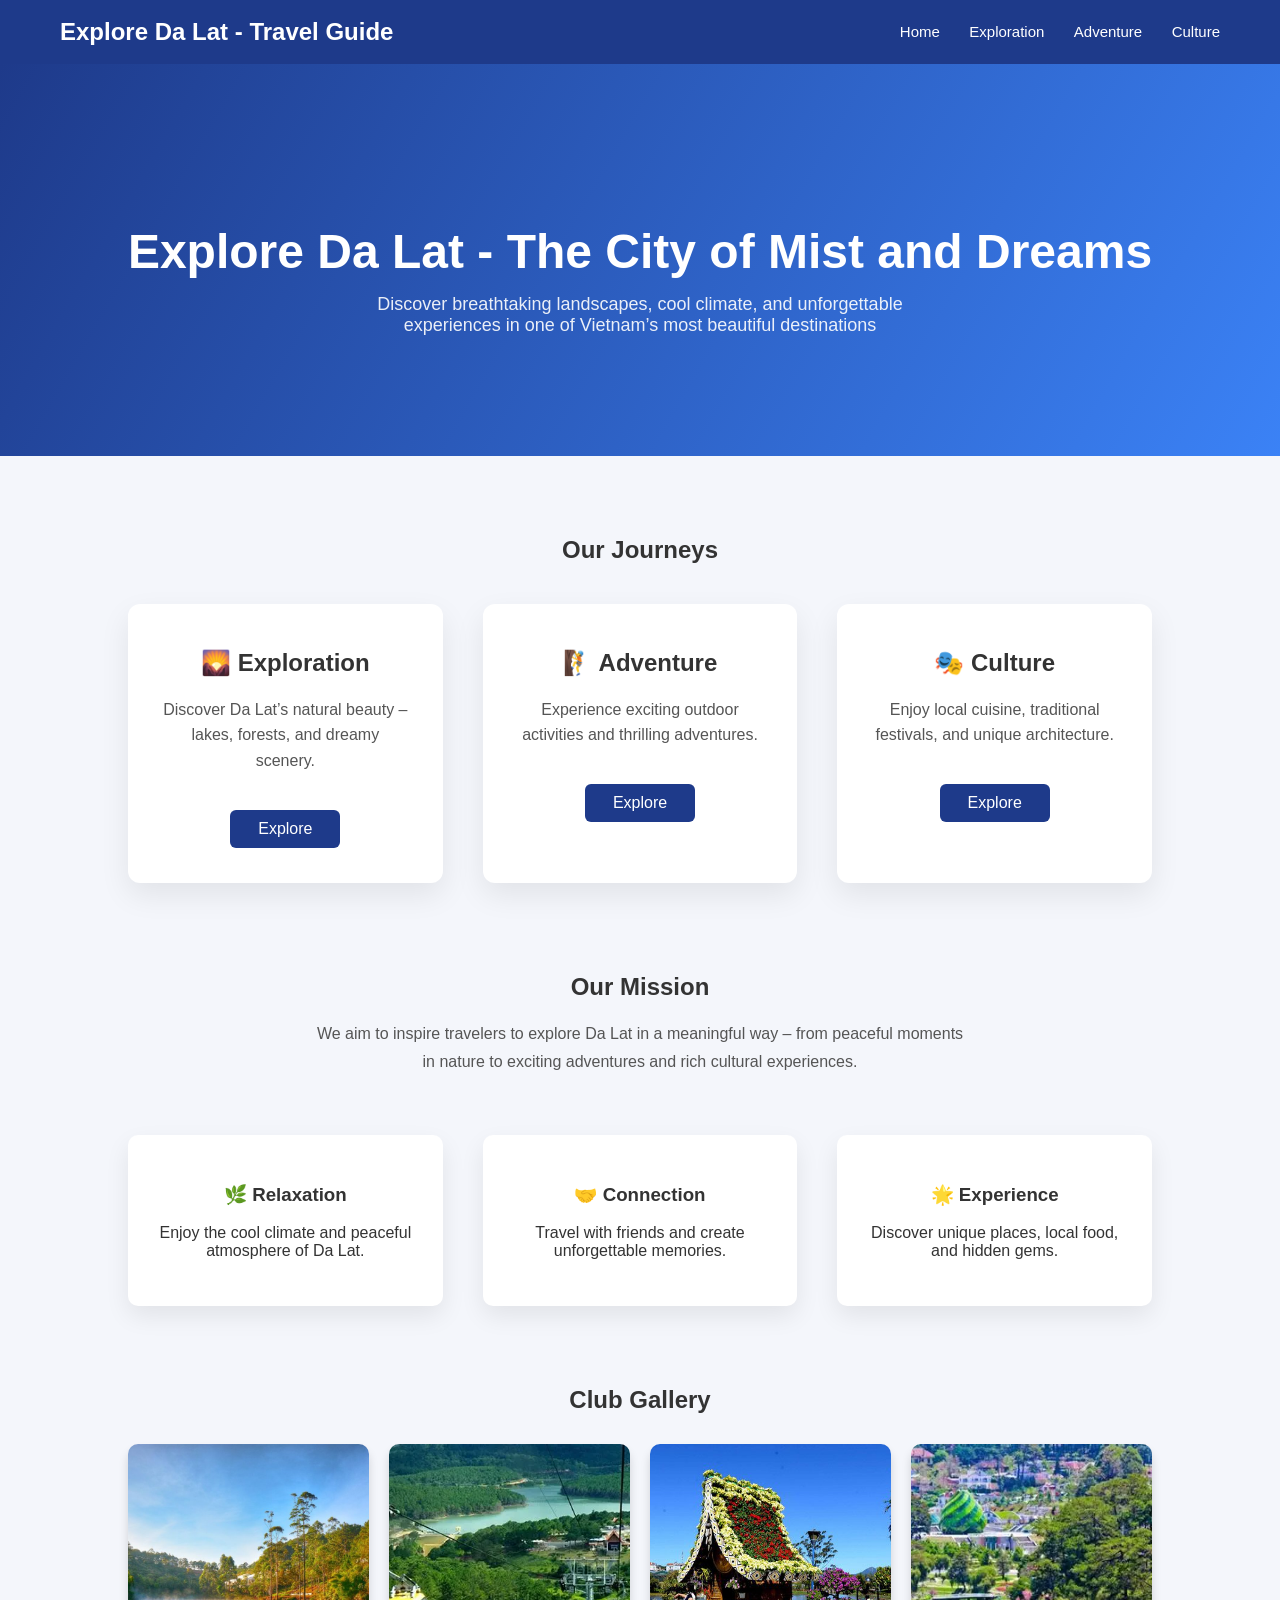
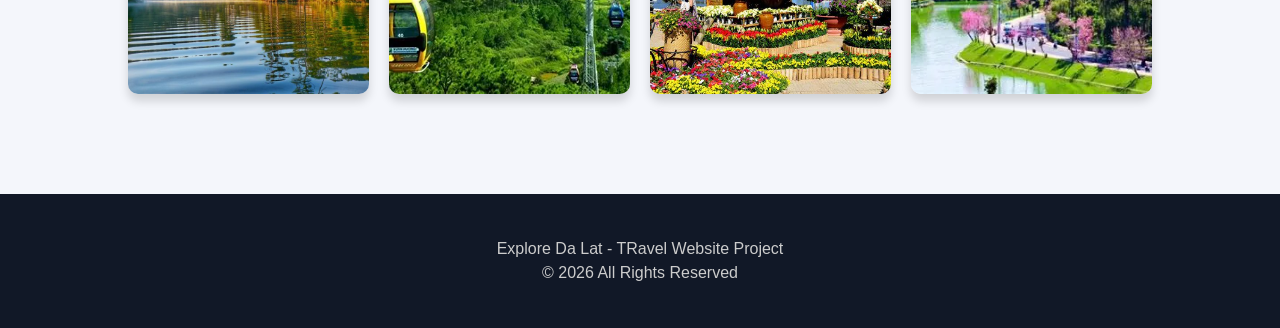
<file: index.html>
<!DOCTYPE html>
<html lang="en">

<head>
<link rel="stylesheet" href="style.css">
<meta charset="UTF-8">
<title>Travel Guide</title>



</head>

<body data-page="home">

<nav>

<h2>Explore Da Lat - Travel Guide</h2>

<div>
<a href="index.html">Home</a>
<a href="study.html">Exploration</a>
<a href="sports.html">Adventure</a>
<a href="art.html">Culture</a>
</div>

</nav>

<section class="hero">

<h1>Explore Da Lat - The City of Mist and Dreams</h1>

<p>
Discover breathtaking landscapes, cool climate, and unforgettable experiences in one of Vietnam’s most beautiful destinations
</p>

</section>

<div class="container">

<h2 style="text-align:center;margin-bottom:40px;">Our Journeys</h2>

<div class="clubs">

<div class="club">

<h2>🌄 Exploration</h2>

<p>
Discover Da Lat’s natural beauty – lakes, forests, and dreamy scenery.</p>

<a href="study.html">Explore</a>

</div>

<div class="club">

<h2>🧗 Adventure</h2>

<p>
Experience exciting outdoor activities and thrilling adventures.</p>

<a href="sports.html">Explore</a>

</div>

<div class="club">

<h2>🎭 Culture</h2>

<p>
Enjoy local cuisine, traditional festivals, and unique architecture.</p>

<a href="art.html">Explore</a>

</div>

</div>


<section class="about">

<h2>Our Mission</h2>

<p>

  We aim to inspire travelers to explore Da Lat in a meaningful way – from peaceful moments in nature to exciting adventures and rich cultural experiences.

</p>

</section>


<section class="features">

<div class="feature">
<h3>🌿 Relaxation</h3>
<p>Enjoy the cool climate and peaceful atmosphere of Da Lat.</p>
</div>

<div class="feature">
<h3>🤝 Connection</h3>
<p>Travel with friends and create unforgettable memories.</p>
</div>

<div class="feature">
<h3>🌟 Experience</h3>
<p>Discover unique places, local food, and hidden gems.</p>
</div>

</section>


<section style="margin-top:80px;text-align:center">

<h2>Club Gallery</h2>

<div class="gallery">

<div class="g1"></div>
<div class="g2"></div>
<div class="g3"></div>
<div class="g4"></div>

</div>

</section>


</div>


<footer>

<p>Explore Da Lat - TRavel Website Project</p>
<p>© 2026 All Rights Reserved</p>

</footer>

</body>
</html>
</file>
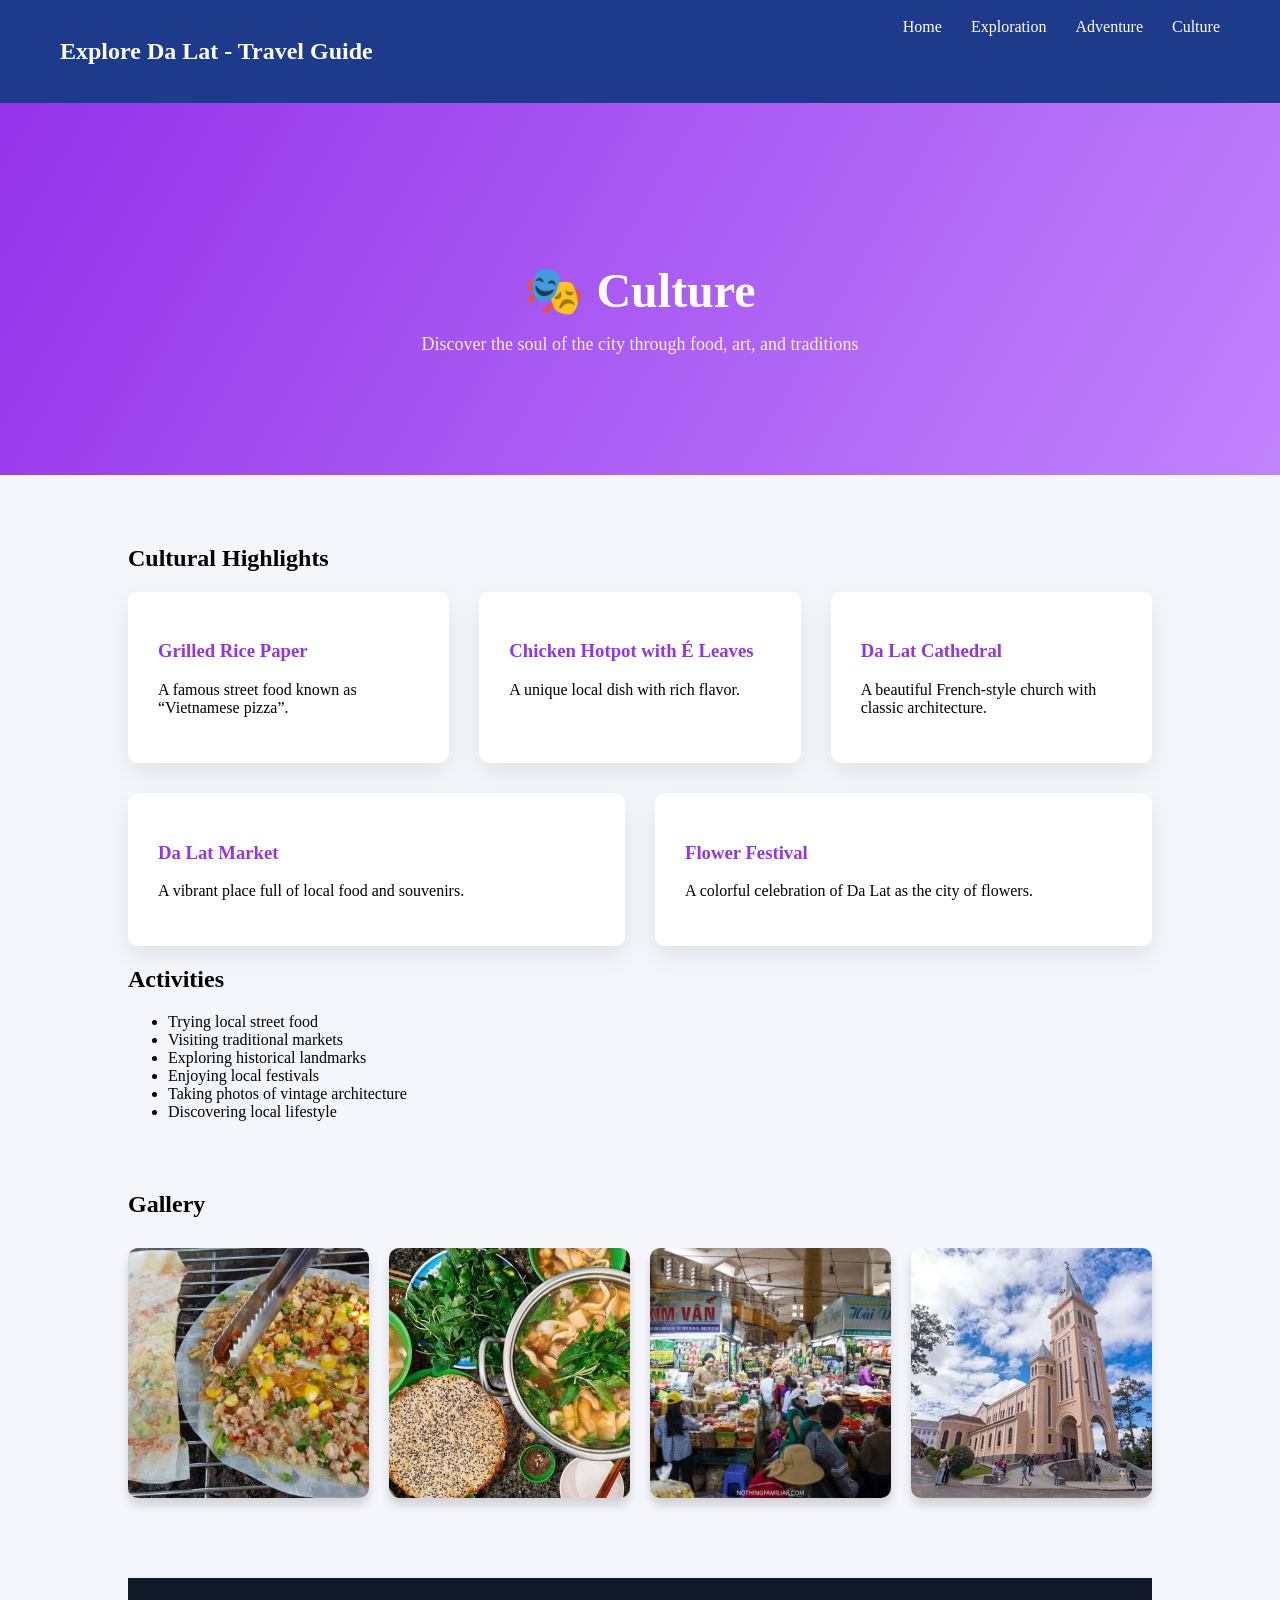
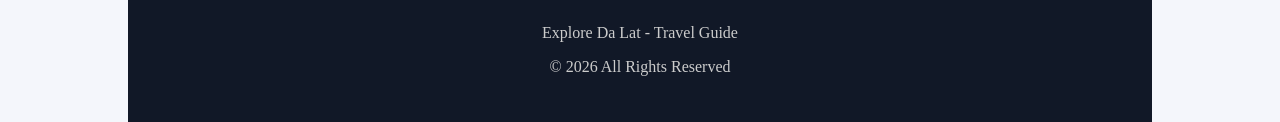
<file: art.html>
<!DOCTYPE html>
<html lang="en">

<head>
<link rel="stylesheet" href="style.css">
<meta charset="UTF-8">
<title>Culture</title>



</head>

<body data-page="art">

<nav>

<h2>Explore Da Lat - Travel Guide</h2>
<div>
<a href="index.html">Home</a>
<a href="study.html">Exploration</a>
<a href="sports.html">Adventure</a>
<a href="art.html">Culture</a>
</div>

</nav>

<section class="hero">

<h1>🎭 Culture</h1>
<p>Discover the soul of the city through food, art, and traditions</p>

</section>

<div class="container">

<h2>Cultural Highlights</h2>

<div class="clubs">

<div class="club">
<h3>Grilled Rice Paper</h3>
<p>A famous street food known as “Vietnamese pizza”.</p>
</div>

<div class="club">
<h3>Chicken Hotpot with É Leaves</h3>
<p>A unique local dish with rich flavor.</p>
</div>

<div class="club">
<h3>Da Lat Cathedral</h3>
<p>A beautiful French-style church with classic architecture.</p>
</div>

<div class="club">
<h3>Da Lat Market</h3>
<p>A vibrant place full of local food and souvenirs.</p>
</div>

<div class="club">
<h3>Flower Festival</h3>
<p>A colorful celebration of Da Lat as the city of flowers.</p>
</div> </div>
<section class="activities">
<h2>Activities</h2>
<ul>
<li>Trying local street food</li>
<li>Visiting traditional markets</li>
<li>Exploring historical landmarks</li>
<li>Enjoying local festivals</li>
<li>Taking photos of vintage architecture</li>
<li>Discovering local lifestyle</li>
</ul>
</section>
<h2 style="margin-top:70px">Gallery</h2>

<div class="gallery">


<div class="g1"></div>
<div class="g2"></div>
<div class="g3"></div>
<div class="g4"></div>

</div>



<footer><p>Explore Da Lat - Travel Guide</p>
<p>© 2026 All Rights Reserved</p>
</footer>

</body>
</html>
</file>
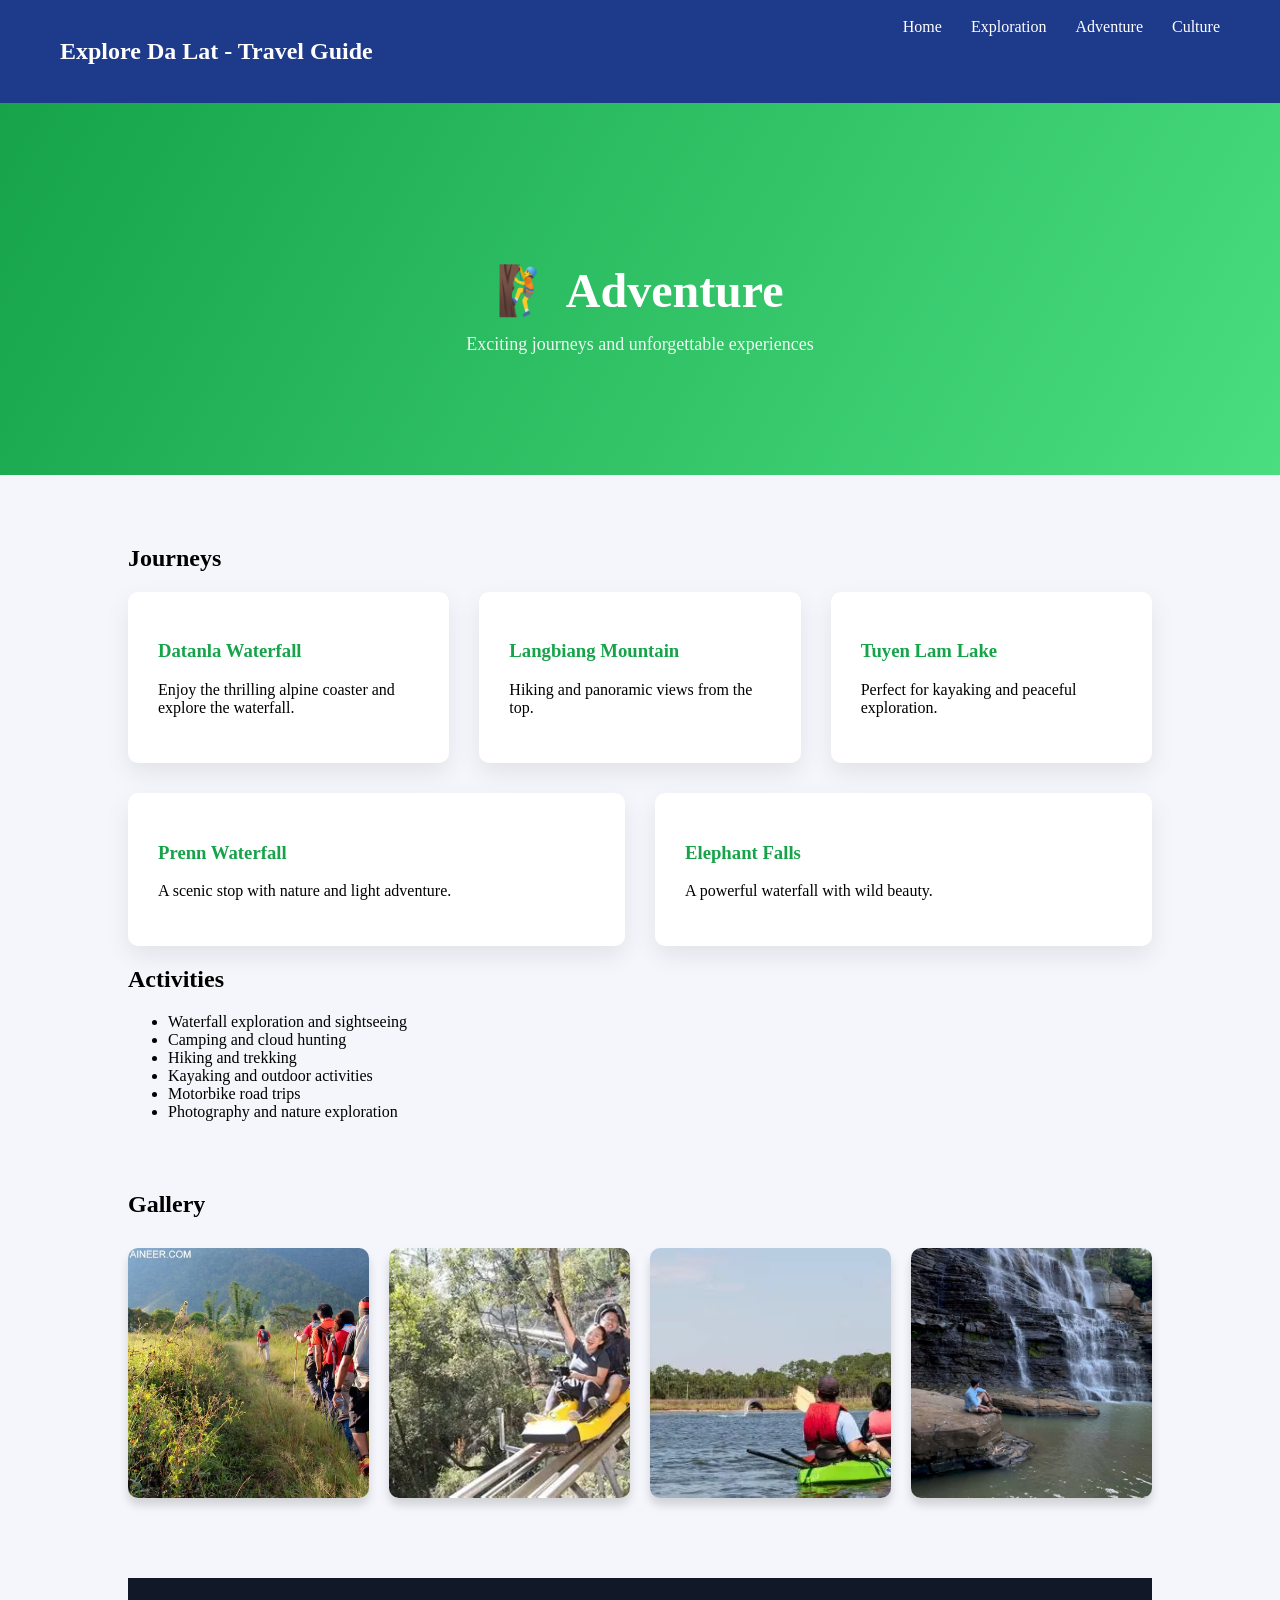
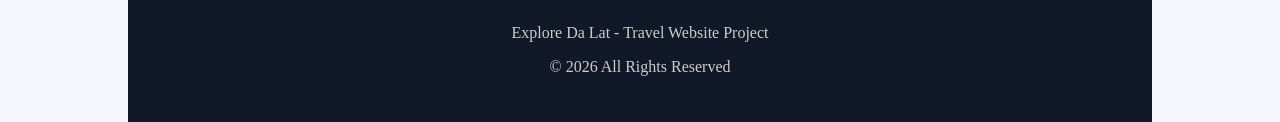
<file: sports.html>
<!DOCTYPE html>
<html lang="en">

<head>
<link rel="stylesheet" href="style.css">
<meta charset="UTF-8">
<title>Adventure</title>



</head>

<body data-page="sports">

<nav>

<h2>Explore Da Lat - Travel Guide</h2>
<div>
<a href="index.html">Home</a>
<a href="study.html">Exploration</a>
<a href="sports.html">Adventure</a>
<a href="art.html">Culture</a>
</div>

</nav>

<section class="hero">

<h1>🧗 Adventure</h1>
<p>Exciting journeys and unforgettable experiences</p>

</section>

<div class="container">

<h2>Journeys</h2>

<div class="clubs">

<div class="club">
<h3>Datanla Waterfall</h3>
<p>Enjoy the thrilling alpine coaster and explore the waterfall.</p>
</div>

<div class="club">
<h3>Langbiang Mountain</h3>
<p>Hiking and panoramic views from the top.</p>
</div>

<div class="club">
<h3>Tuyen Lam Lake</h3>
<p>Perfect for kayaking and peaceful exploration.</p>
</div>

<div class="club">
<h3>Prenn Waterfall</h3>
<p>A scenic stop with nature and light adventure.</p>
</div>

<div class="club">
<h3>Elephant Falls</h3>
<p>A powerful waterfall with wild beauty.</p>
</div> </div>
<section class="activities">
<h2>Activities</h2>
<ul>
<li>Waterfall exploration and sightseeing</li>
<li>Camping and cloud hunting</li>
<li>Hiking and trekking</li>
<li>Kayaking and outdoor activities</li>
<li>Motorbike road trips</li>
<li>Photography and nature exploration</li>
</ul>
</section>
<h2 style="margin-top:70px">Gallery</h2>

<div class="gallery">

<div class="g1"></div>
<div class="g2"></div>
<div class="g3"></div>
<div class="g4"></div>

</div>




<footer><p>Explore Da Lat - Travel Website Project</p>
<p>© 2026 All Rights Reserved</p>
</footer>

</body>
</html>
</file>
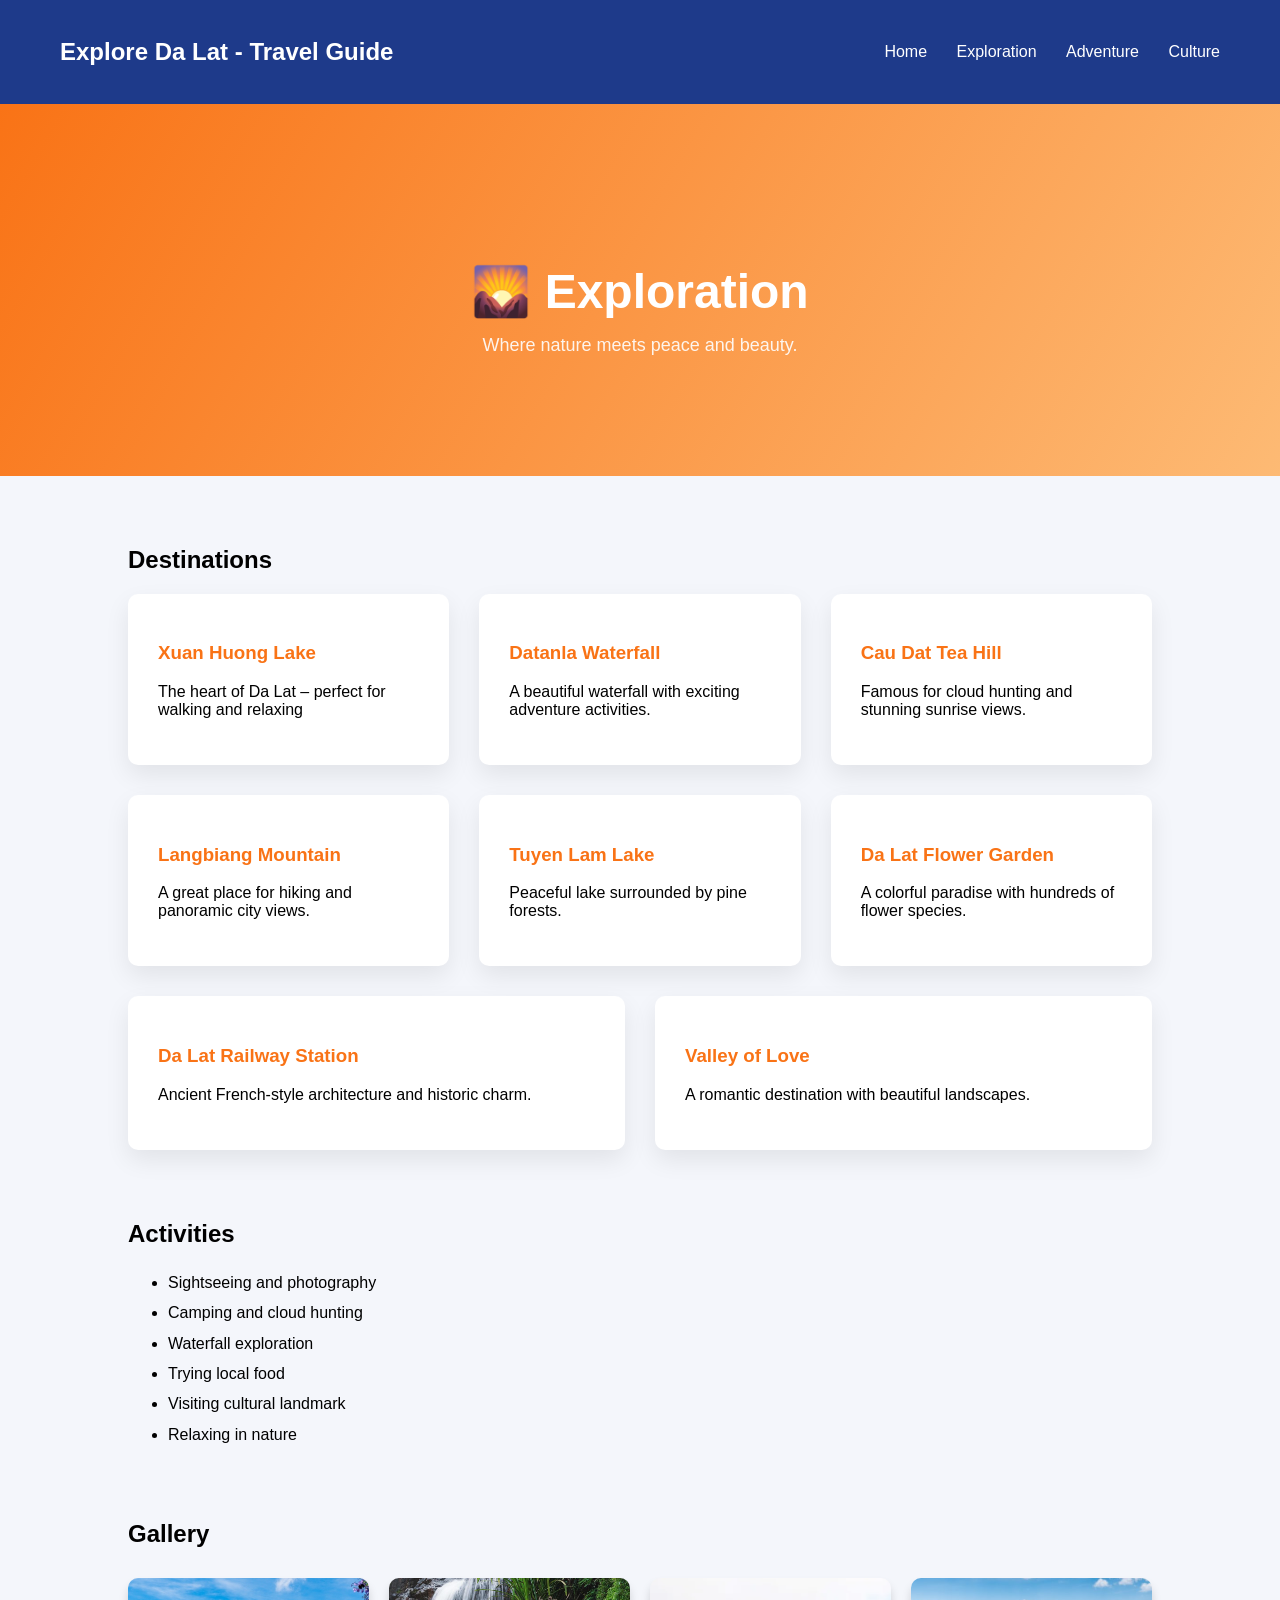
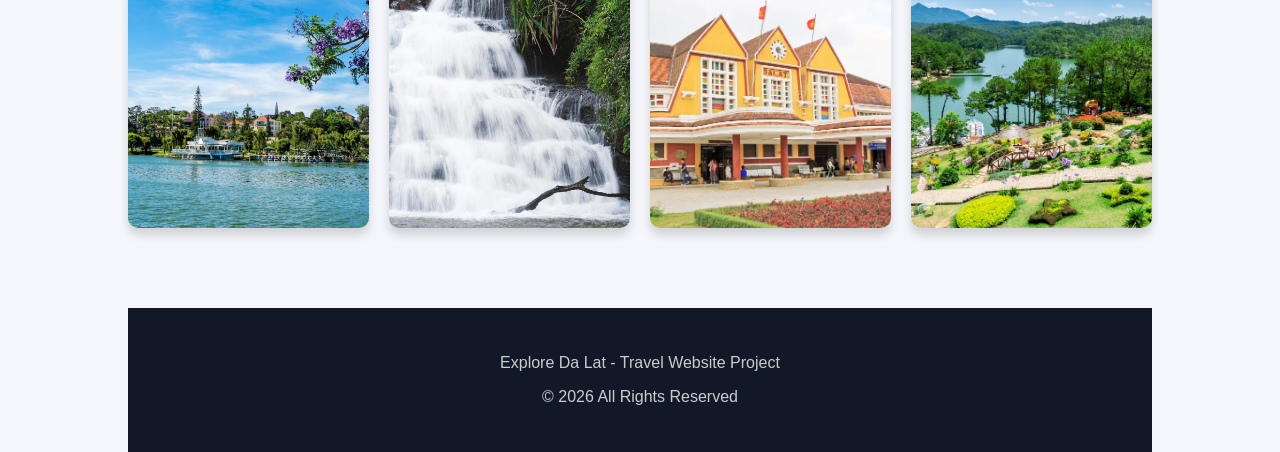
<file: study.html>
<!DOCTYPE html>
<html lang="en">

<head>
<link rel="stylesheet" href="style.css">
<meta charset="UTF-8">
<title>Exploration</title>



</head>

<body data-page="study">

<nav>

<h2>Explore Da Lat - Travel Guide</h2>
<div>
<a href="index.html">Home</a>
<a href="study.html">Exploration</a>
<a href="sports.html">Adventure</a>
<a href="art.html">Culture</a>
</div>

</nav>

<section class="hero">

<h1>🌄 Exploration</h1>
<p>Where nature meets peace and beauty.</p>

</section>

<div class="container">

<h2>Destinations</h2>

<div class="clubs">

<div class="club">
<h3>Xuan Huong Lake</h3>
<p>The heart of Da Lat – perfect for walking and relaxing</p>
</div>

<div class="club">
<h3>Datanla Waterfall</h3>
<p>A beautiful waterfall with exciting adventure activities.</p>
</div>

<div class="club">
<h3>Cau Dat Tea Hill</h3>
<p>Famous for cloud hunting and stunning sunrise views.</p>
</div>

<div class="club">
<h3>Langbiang Mountain</h3>
<p>A great place for hiking and panoramic city views.</p>
</div>

<div class="club">
<h3>Tuyen Lam Lake</h3>
<p>Peaceful lake surrounded by pine forests.</p>
</div>

<div class="club">
<h3>Da Lat Flower Garden</h3>
<p>A colorful paradise with hundreds of flower species.</p>
</div>

<div class="club">
<h3>Da Lat Railway Station</h3>
<p>Ancient French-style architecture and historic charm.</p>
</div>

<div class="club">
<h3>Valley of Love</h3>
<p>A romantic destination with beautiful landscapes.</p>
</div>

</div>

<section class="activities">

<h2>Activities</h2>

<ul>

<li>Sightseeing and photography</li>
<li>Camping and cloud hunting</li>
<li>Waterfall exploration</li>
<li>Trying local food</li>
<li>Visiting cultural landmark</li>
<li>Relaxing in nature</li>

</ul>

</section>

<h2 style="margin-top:70px">Gallery</h2>

<div class="gallery">

<div class="g1"></div>
<div class="g2"></div>
<div class="g3"></div>
<div class="g4"></div>

</div>





<footer>

<p>Explore Da Lat - Travel Website Project</p>
<p>© 2026 All Rights Reserved</p>

</footer>

</body>
</html>
</file>
<file: style.css>
body[data-page="home"]{margin:0;
font-family: "Segoe UI", Arial;
background:#f4f6fb;
color:#333;}
body[data-page="home"] /* NAVBAR */

nav{display:flex;
justify-content:space-between;
align-items:center;
padding:18px 60px;
background:#1e3a8a;
color:white;}
body[data-page="home"] nav h2{margin:0;}
body[data-page="home"] nav a{color:white;
text-decoration:none;
margin-left:25px;
font-size:15px;}
body[data-page="home"] /* HERO */

.hero{background:linear-gradient(120deg,#1e3a8a,#3b82f6);
color:white;
text-align:center;
padding:120px 20px;}
body[data-page="home"] .hero h1{font-size:48px;
margin-bottom:15px;}
body[data-page="home"] .hero p{font-size:18px;
opacity:0.9;
max-width:600px;
margin:auto;}
body[data-page="home"] /* CONTAINER */

.container{width:80%;
margin:auto;
margin-top:80px;}
body[data-page="home"] /* CLUB CARDS */

.clubs{display:flex;
gap:40px;}
body[data-page="home"] .club{background:white;
padding:35px;
border-radius:12px;
box-shadow:0 12px 30px rgba(0,0,0,0.08);
flex:1;
text-align:center;
transition:0.3s;}
body[data-page="home"] .club:hover{transform:translateY(-10px);
box-shadow:0 15px 35px rgba(0,0,0,0.12);}
body[data-page="home"] .club h2{margin-top:10px;}
body[data-page="home"] .club p{color:#555;
line-height:1.6;}
body[data-page="home"] .club a{display:inline-block;
margin-top:20px;
padding:10px 28px;
background:#1e3a8a;
color:white;
text-decoration:none;
border-radius:6px;}
body[data-page="home"] /* ABOUT */

.about{text-align:center;
margin-top:90px;}
body[data-page="home"] .about p{max-width:650px;
margin:auto;
line-height:1.7;
color:#555;}
body[data-page="home"] /* FEATURES */

.features{display:flex;
gap:40px;
margin-top:60px;}
body[data-page="home"] .feature{background:white;
padding:30px;
border-radius:10px;
box-shadow:0 10px 25px rgba(0,0,0,0.08);
flex:1;
text-align:center;}
body[data-page="home"] /* GALLERY */

.gallery{display:grid;
grid-template-columns:repeat(auto-fit,minmax(220px,1fr));
gap:20px;
margin-top:30px;
}
body[data-page="home"] .gallery div{
height:250px;
border-radius:10px;
background-size:cover;
background-position:center;
box-shadow:0 7px 10px rgba(0,0,0,0.15);}
body[data-page="home"] .g1{
background-image:url("index01.jpg");
}

body[data-page="home"] .g2{
background-image:url("index02.jpg");
}

body[data-page="home"] .g3{
background-image:url("index03.jpg");
}

body[data-page="home"] .g4{
background-image:url("index04.jpg");}
body[data-page="home"] /* FOOTER */

footer{margin-top:100px;
background:#111827;
color:#ccc;
padding:40px;
text-align:center;}
body[data-page="home"] footer p{margin:6px 0;}

body[data-page="study"]{margin:0;
font-family:Segoe UI, Arial;
background:#f4f6fb;}
body[data-page="study"] /* NAVBAR */

nav{display:flex;
justify-content:space-between;
align-items:center;
padding:18px 60px;
background:#1e3a8a;
color:white;}
body[data-page="study"] nav a{color:white;
text-decoration:none;
margin-left:25px;}
body[data-page="study"] /* HERO */

.hero{background:linear-gradient(120deg,#f97316,#fdba74);
color:white;
text-align:center;
padding:120px 20px;}
body[data-page="study"] .hero h1{font-size:48px;
margin-bottom:15px;}
body[data-page="study"] .hero p{font-size:18px;
opacity:0.9;
max-width:600px;
margin:auto;}
body[data-page="study"] /* CONTAINER */

.container{width:80%;
margin:auto;
margin-top:70px;}
body[data-page="study"] /* CLUBS */

.clubs{display:flex;
flex-wrap:wrap;
gap:30px;}
body[data-page="study"] .club{background:white;
padding:30px;
border-radius:10px;
box-shadow:0 10px 25px rgba(0,0,0,0.08);
flex:1;
min-width:230px;}
body[data-page="study"] .club h3{color:#f97316;}
body[data-page="study"] /* ACTIVITIES */

.activities{margin-top:70px;}
body[data-page="study"] .activities ul{line-height:1.9;}
body[data-page="study"] /* GALLERY */

.gallery{display:grid;
grid-template-columns:repeat(auto-fit,minmax(220px,1fr));
gap:20px;
margin-top:30px;}
body[data-page="study"] .gallery div{
height:250px;
border-radius:10px;
background-size:cover;
background-position:center;
box-shadow:0 7px 10px rgba(0,0,0,0.15);}
body[data-page="study"] .g1{
background-image:url("study01.jpg");
}

body[data-page="study"] .g2{
background-image:url("study02.jpg");
}

body[data-page="study"] .g3{
background-image:url("study03.jpg");
}

body[data-page="study"] .g4{
background-image:url("study04.jpg");
}

body[data-page="study"]

form{margin-top:60px;
background:white;
padding:25px;
border-radius:10px;
box-shadow:0 10px 25px rgba(0,0,0,0.08);}
body[data-page="study"] input,body[data-page="study"] select{width:100%;
padding:10px;
margin:10px 0;}
body[data-page="study"] button{background:#f97316;
color:white;
border:none;
padding:10px 20px;
border-radius:6px;}
body[data-page="study"] /* FOOTER */

footer{margin-top:80px;
background:#111827;
color:#ccc;
text-align:center;
padding:30px;}

body[data-page="sports"] {margin:0;font-family:Segoe UI;background:#f4f6fb;}
body[data-page="sports"] nav{display:flex;
justify-content:space-between;
padding:18px 60px;
background:#1e3a8a;
color:white;}
body[data-page="sports"] nav a{color:white;text-decoration:none;margin-left:25px;}
body[data-page="sports"] .hero{background:linear-gradient(120deg,#16a34a,#4ade80);
color:white;
text-align:center;
padding:120px 20px;}
body[data-page="sports"] .hero h1{font-size:48px;
margin-bottom:15px;}
body[data-page="sports"] .hero p{font-size:18px;
opacity:0.9;
max-width:600px;
margin:auto;}
body[data-page="sports"] .container{width:80%;margin:auto;margin-top:70px;}
body[data-page="sports"] .clubs{display:flex;flex-wrap:wrap;gap:30px;}
body[data-page="sports"] .club{background:white;
padding:30px;
border-radius:10px;
box-shadow:0 10px 25px rgba(0,0,0,0.08);
flex:1;
min-width:230px;}
body[data-page="sports"] .club h3{color:#16a34a;}
body[data-page="sports"] .gallery{display:grid;
grid-template-columns:repeat(auto-fit,minmax(220px,1fr));
gap:20px;
margin-top:30px;}
body[data-page="sports"] .gallery div{
height:250px;
border-radius:10px;
background-size:cover;
background-position:center;
box-shadow:0 7px 10px rgba(0,0,0,0.15);
}
body[data-page="sports"] .g1{
background-image:url("sports01.jpg");
}

body[data-page="sports"] .g2{
background-image:url("sports02.jpg");
}

body[data-page="sports"] .g3{
background-image:url("sports03.jpg");
}

body[data-page="sports"] .g4{
background-image:url("sports04.jpg");
}
body[data-page="sports"] form{margin-top:60px;
background:white;
padding:25px;
border-radius:10px;
box-shadow:0 10px 25px rgba(0,0,0,0.08);}
body[data-page="sports"] input,body[data-page="sports"] select{width:100%;padding:10px;margin:10px 0;}
body[data-page="sports"] button{background:#16a34a;
color:white;
border:none;
padding:10px 20px;
border-radius:6px;}
body[data-page="sports"] footer{margin-top:80px;
background:#111827;
color:#ccc;
text-align:center;
padding:30px;}

body[data-page="art"] {margin:0;font-family:Segoe UI;background:#f4f6fb;}
body[data-page="art"] nav{display:flex;
justify-content:space-between;
padding:18px 60px;
background:#1e3a8a;
color:white;}
body[data-page="art"] nav a{color:white;text-decoration:none;margin-left:25px;}
body[data-page="art"] .hero{background:linear-gradient(120deg,#9333ea,#c084fc);
color:white;
text-align:center;
padding:120px 20px;}
body[data-page="art"] .hero h1{font-size:48px;
margin-bottom:15px;}
body[data-page="art"] .hero p{font-size:18px;
opacity:0.9;
max-width:600px;
margin:auto;}
body[data-page="art"] .container{width:80%;margin:auto;margin-top:70px;}
body[data-page="art"] .clubs{display:flex;flex-wrap:wrap;gap:30px;}
body[data-page="art"] .club{background:white;
padding:30px;
border-radius:10px;
box-shadow:0 10px 25px rgba(0,0,0,0.08);
flex:1;
min-width:230px;}
body[data-page="art"] .club h3{color:#9333ea;}
body[data-page="art"] .gallery{display:grid;
grid-template-columns:repeat(auto-fit,minmax(220px,1fr));
gap:20px;
margin-top:30px;}
body[data-page="art"] .gallery div{
height:250px;
border-radius:10px;
background-size:cover;
background-position:center;
box-shadow:0 7px 10px rgba(0,0,0,0.15);}
body[data-page="art"] .g1{
background-image:url("art01.jpg");
}

body[data-page="art"] .g2{
background-image:url("art02.jpg");
}

body[data-page="art"] .g3{
background-image:url("art03.jpg");
}

body[data-page="art"] .g4{
background-image:url("art04.jpg");
}
body[data-page="art"] form{margin-top:60px;
background:white;
padding:25px;
border-radius:10px;
box-shadow:0 10px 25px rgba(0,0,0,0.08);}
body[data-page="art"] input,body[data-page="art"] select{width:100%;padding:10px;margin:10px 0;}
body[data-page="art"] button{background:#9333ea;
color:white;
border:none;
padding:10px 20px;
border-radius:6px;}
body[data-page="art"] footer{margin-top:80px;
background:#111827;
color:#ccc;
text-align:center;
padding:30px;}
</file>
